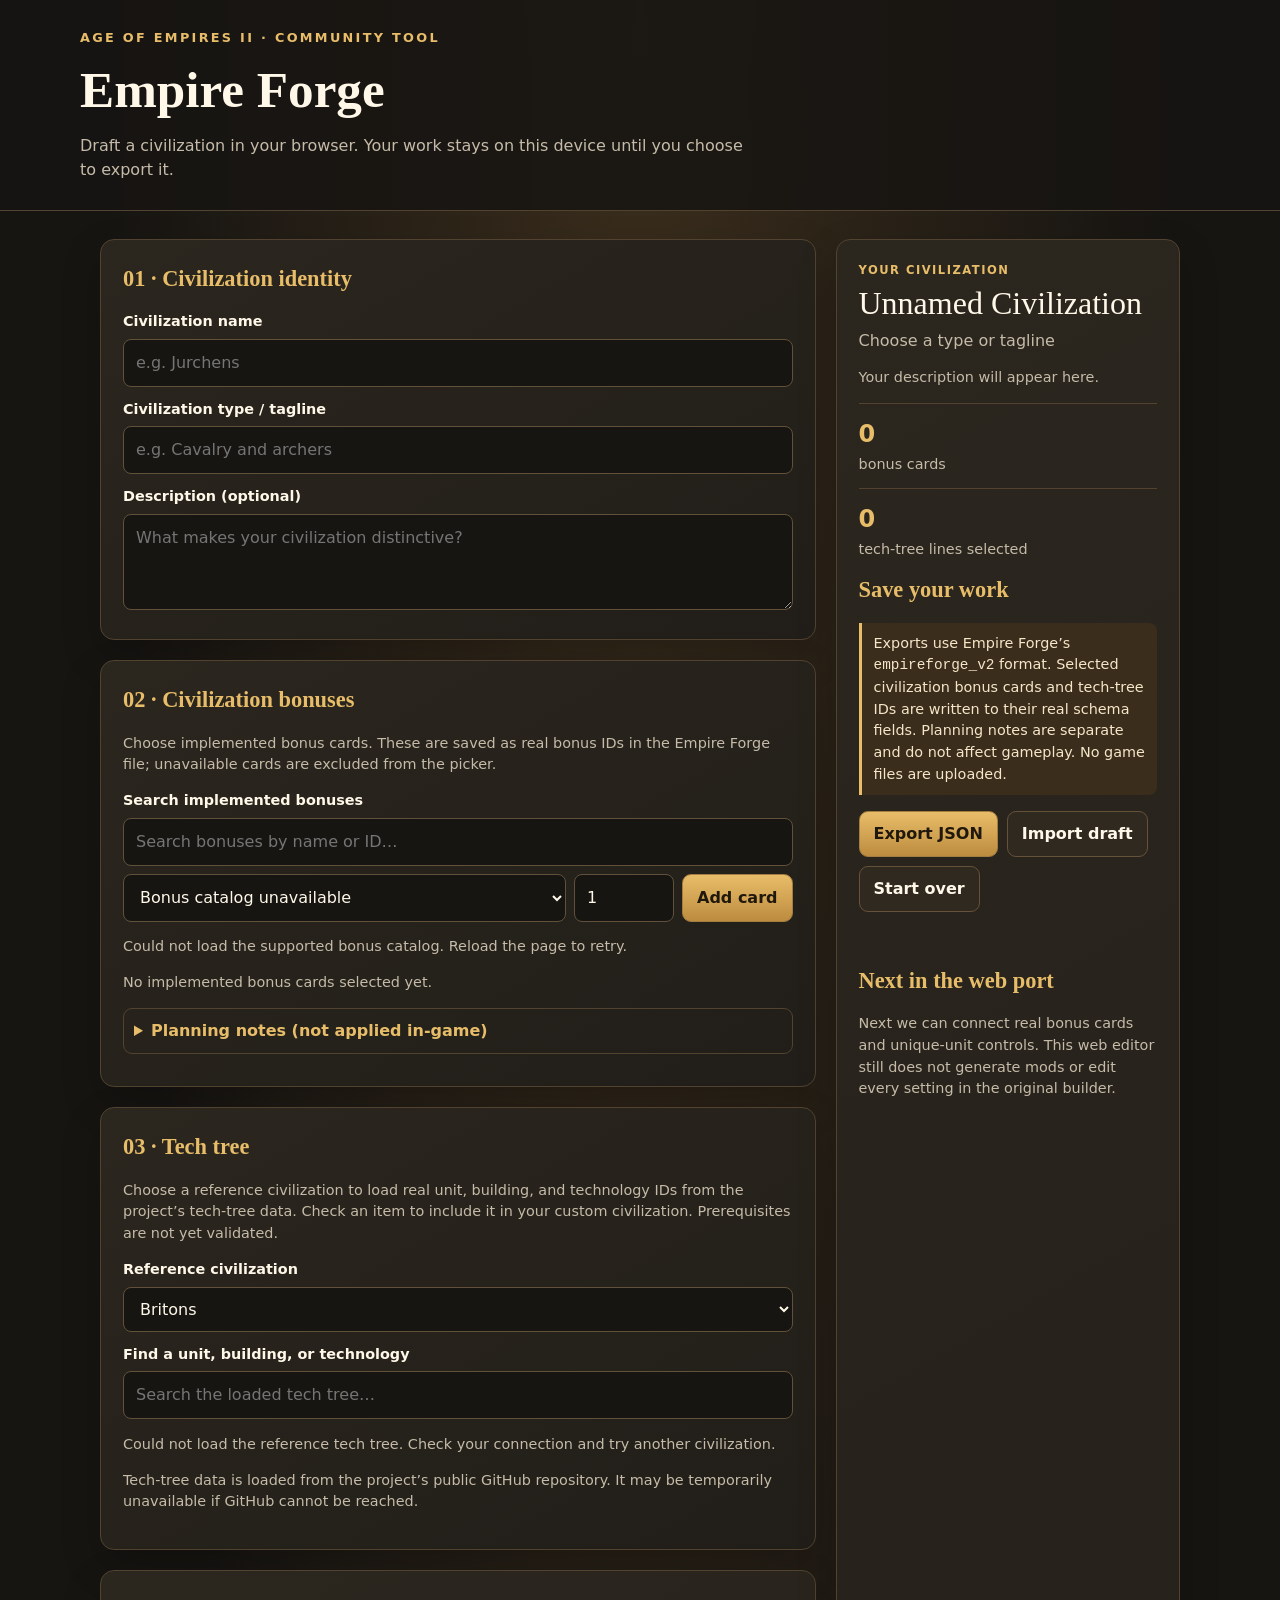
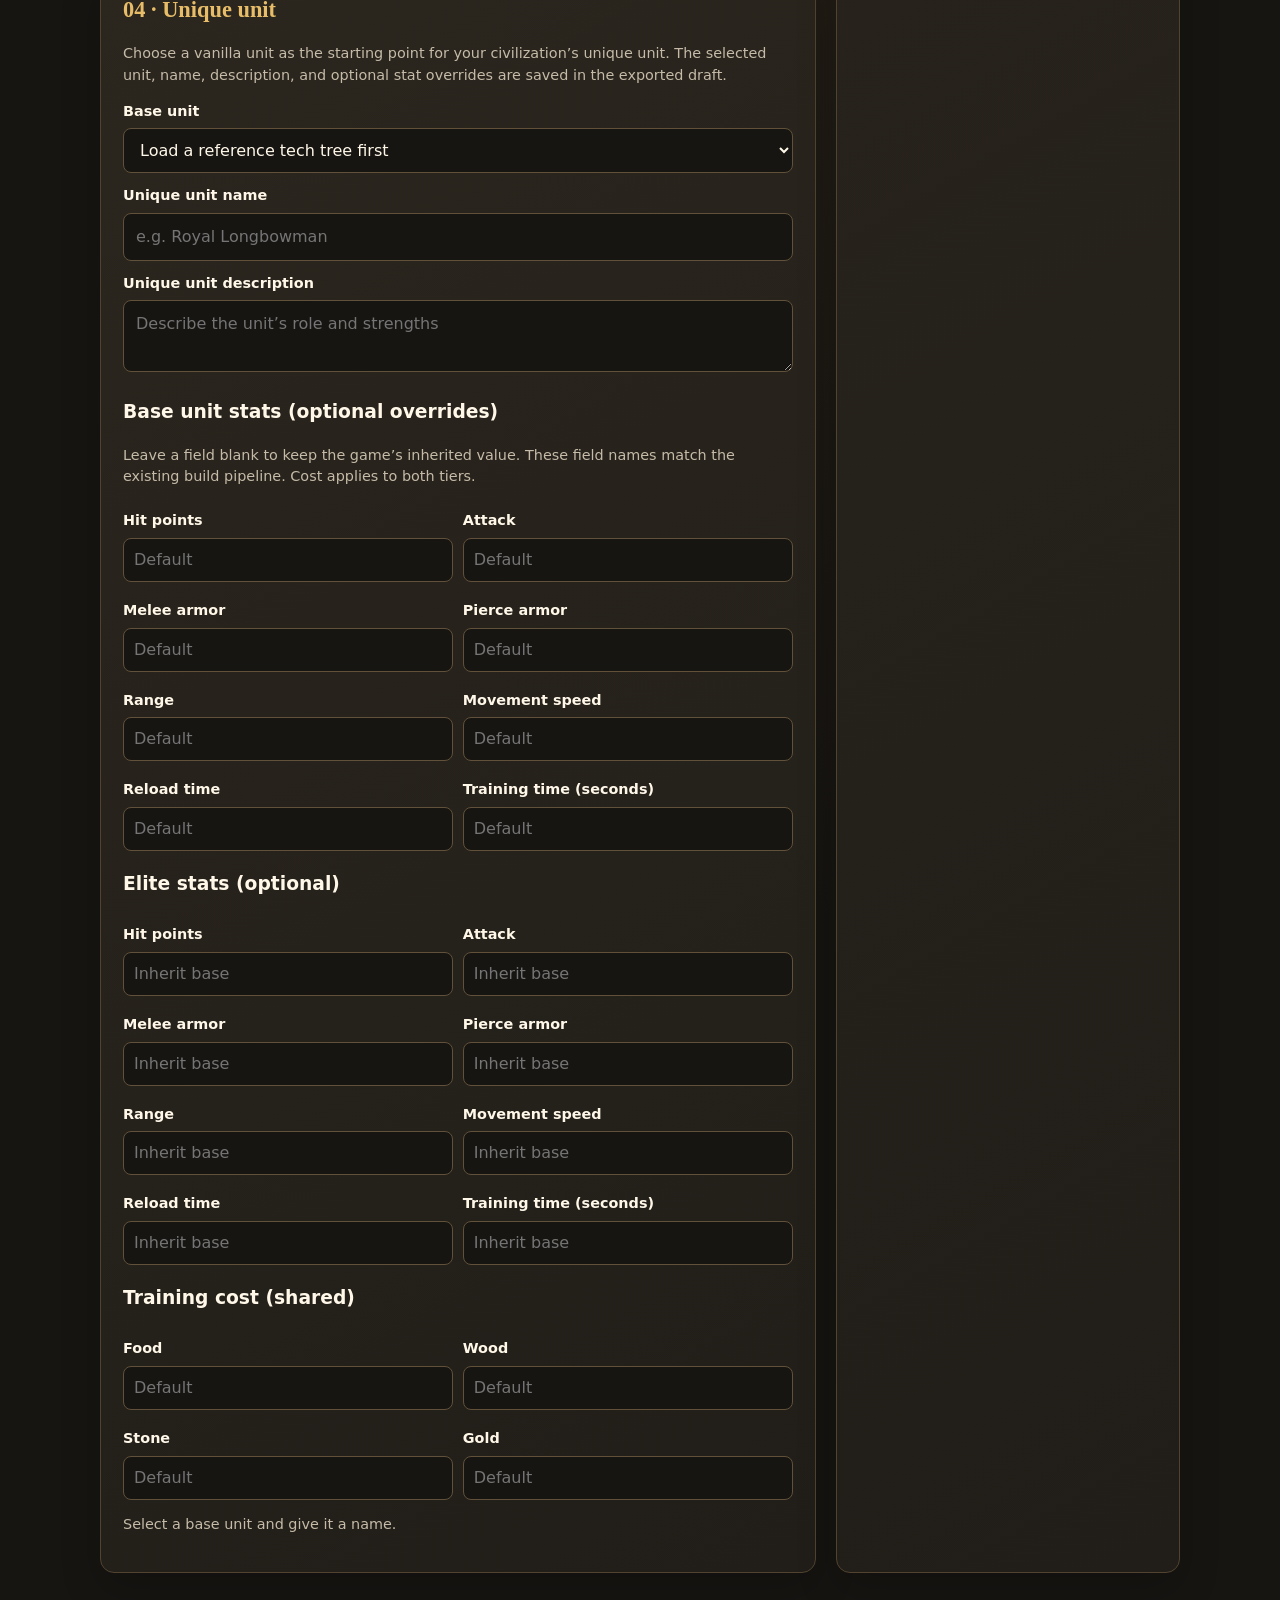
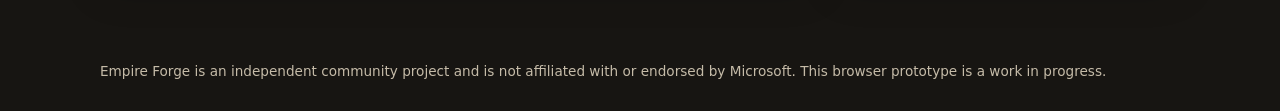
<file: web/index.html>
<!doctype html>
<html lang="en">
<head>
<meta charset="utf-8">
<meta name="viewport" content="width=device-width, initial-scale=1">
<meta name="description" content="Draft an Age of Empires II custom civilization in your browser and export your work as JSON.">
<title>Empire Forge — Browser Editor</title>
<style>
:root{color-scheme:dark;--bg:#171512;--panel:#242019;--panel2:#30291f;--line:#514330;--gold:#e8bd69;--muted:#c5bba8;--text:#fff8e9;--green:#9fbd82}
*{box-sizing:border-box}body{margin:0;background:radial-gradient(ellipse at top,#3a2d1c 0,#171512 58%);color:var(--text);font:16px/1.5 system-ui,-apple-system,Segoe UI,sans-serif}
header{padding:28px max(20px,calc((100% - 1120px)/2));border-bottom:1px solid var(--line);background:#171512d9}
.brand{color:var(--gold);font-size:.8rem;letter-spacing:.18em;text-transform:uppercase;font-weight:800}h1{margin:.3rem 0;font-family:Georgia,serif;font-size:clamp(2rem,5vw,3.2rem)}header p{color:var(--muted);max-width:680px;margin:0}
main{max-width:1120px;margin:28px auto;padding:0 20px 60px;display:grid;grid-template-columns:minmax(0,1.35fr) minmax(260px,.65fr);gap:20px}
.panel{background:linear-gradient(150deg,#2b261e,#211e19);border:1px solid var(--line);border-radius:14px;padding:22px;box-shadow:0 16px 40px #0003}.panel h2{font-family:Georgia,serif;color:var(--gold);margin:0 0 16px;font-size:1.4rem}.section{margin-bottom:20px}.section:last-child{margin-bottom:0}
label{display:block;font-weight:650;font-size:.9rem;margin:12px 0 6px}input,textarea,select{width:100%;border:1px solid #62513a;background:#171512;color:var(--text);border-radius:8px;padding:11px 12px;font:inherit}.uu-stats{display:grid;grid-template-columns:repeat(2,minmax(0,1fr));gap:10px}.uu-stats .stat-field{min-width:0}.uu-stats label{margin-top:8px}.uu-stats input{padding:9px 10px}textarea{resize:vertical}input:focus,textarea:focus,select:focus,button:focus-visible{outline:2px solid var(--gold);outline-offset:2px}
small,.muted{color:var(--muted)}.muted{font-size:.9rem}.bonus-row{display:flex;gap:8px;margin-top:8px}.bonus-row input{min-width:0}.bonus-row button{flex:0 0 auto}.checks{display:grid;grid-template-columns:repeat(2,minmax(0,1fr));gap:8px}.tree-group{border:1px solid var(--line);border-radius:9px;margin:10px 0;padding:10px}.tree-group summary{font-weight:750;color:var(--gold);cursor:pointer}.tree-item{display:flex;align-items:flex-start;gap:8px;border:1px solid #4b3d2b;border-radius:8px;padding:8px;background:#17151288}.tree-item input{width:auto;margin-top:5px;accent-color:var(--gold)}.tree-item label{margin:0;font-weight:500}.tree-id{display:block;color:var(--muted);font-size:.75rem}.check{display:flex;align-items:center;gap:9px;border:1px solid #4b3d2b;border-radius:8px;padding:9px;background:#17151288}.check input{width:auto;accent-color:var(--gold)}.check label{margin:0;font-weight:500}
button{border:1px solid #a47e40;background:linear-gradient(#e8bd69,#bd8c3f);color:#21180d;border-radius:9px;padding:10px 14px;font:inherit;font-weight:750;cursor:pointer}button.secondary{background:#30291f;color:var(--text);border-color:#665239}button.danger{background:#39231d;color:#ffd9ca;border-color:#7c4432}.actions{display:flex;flex-wrap:wrap;gap:9px;margin-top:16px}.preview-name{font-family:Georgia,serif;font-size:2rem;overflow-wrap:anywhere}.eyebrow{font-size:.72rem;text-transform:uppercase;letter-spacing:.13em;color:var(--gold);font-weight:800}.preview-tag{color:var(--muted);margin-top:2px}.stat{border-top:1px solid var(--line);padding:12px 0}.stat strong{display:block;font-size:1.5rem;color:var(--gold)}.notice{border-left:3px solid var(--gold);padding:10px 12px;background:#3a2d1b;border-radius:0 8px 8px 0;color:#f5e6c9;font-size:.9rem}.status{min-height:1.5em;color:var(--green);font-size:.9rem;margin-top:10px}footer{max-width:1120px;margin:auto;padding:0 20px 30px;color:var(--muted);font-size:.85rem}
@media(max-width:780px){main{grid-template-columns:1fr}.checks{grid-template-columns:1fr 1fr}}@media(max-width:430px){.checks{grid-template-columns:1fr}.panel{padding:16px}}
</style>
</head>
<body>
<header>
  <div class="brand">Age of Empires II · Community tool</div>
  <h1>Empire Forge</h1>
  <p>Draft a civilization in your browser. Your work stays on this device until you choose to export it.</p>
</header>
<main>
  <div class="column">
    <section class="panel section" aria-labelledby="identity-heading">
      <h2 id="identity-heading">01 · Civilization identity</h2>
      <label for="civ-name">Civilization name</label>
      <input id="civ-name" maxlength="40" placeholder="e.g. Jurchens" autocomplete="off">
      <label for="civ-tagline">Civilization type / tagline</label>
      <input id="civ-tagline" maxlength="30" placeholder="e.g. Cavalry and archers" autocomplete="off">
      <label for="civ-description">Description (optional)</label>
      <textarea id="civ-description" rows="3" maxlength="400" placeholder="What makes your civilization distinctive?"></textarea>
    </section>
    <section class="panel section" aria-labelledby="bonus-heading">
      <h2 id="bonus-heading">02 · Civilization bonuses</h2>
      <p class="muted">Choose implemented bonus cards. These are saved as real bonus IDs in the Empire Forge file; unavailable cards are excluded from the picker.</p>
      <label for="bonus-search">Search implemented bonuses</label>
      <input id="bonus-search" type="search" placeholder="Search bonuses by name or ID…" autocomplete="off">
      <div class="bonus-row"><select id="bonus-choice" aria-label="Available civilization bonus"><option value="">Loading bonus catalog…</option></select><input id="bonus-multiplier" type="number" min="1" max="10" step="1" value="1" aria-label="Bonus multiplier" style="max-width:100px"><button type="button" id="add-bonus">Add card</button></div>
      <p id="bonus-status" class="muted" role="status" aria-live="polite">Loading supported bonus cards from the project catalog…</p>
      <div id="bonus-cards"></div>
      <details class="tree-group"><summary>Planning notes (not applied in-game)</summary><p class="muted">Keep ideas here that you haven’t converted to a supported bonus card yet.</p><div id="bonuses"></div><div class="actions"><button type="button" id="add-bonus-idea">+ Add planning note</button></div></details>
    </section>
    <section class="panel section" aria-labelledby="tree-heading">
      <h2 id="tree-heading">03 · Tech tree</h2>
      <p class="muted">Choose a reference civilization to load real unit, building, and technology IDs from the project’s tech-tree data. Check an item to include it in your custom civilization. Prerequisites are not yet validated.</p>
      <label for="base-civ">Reference civilization</label>
      <select id="base-civ" aria-describedby="tree-status"></select>
      <label for="tree-search">Find a unit, building, or technology</label>
      <input id="tree-search" type="search" placeholder="Search the loaded tech tree…" autocomplete="off">
      <p id="tree-status" class="muted" role="status" aria-live="polite">Loading reference tech tree…</p>
      <div id="tech-tree"></div>
    </section>
    <section class="panel section" aria-labelledby="unique-unit-heading">
      <h2 id="unique-unit-heading">04 · Unique unit</h2>
      <p class="muted">Choose a vanilla unit as the starting point for your civilization’s unique unit. The selected unit, name, description, and optional stat overrides are saved in the exported draft.</p>
      <label for="uu-base">Base unit</label>
      <select id="uu-base"><option value="">Load a reference tech tree first</option></select>
      <label for="uu-name">Unique unit name</label>
      <input id="uu-name" maxlength="60" placeholder="e.g. Royal Longbowman" autocomplete="off">
      <label for="uu-description">Unique unit description</label>
      <textarea id="uu-description" rows="2" maxlength="240" placeholder="Describe the unit’s role and strengths"></textarea>
      <h3>Base unit stats (optional overrides)</h3>
      <p class="muted">Leave a field blank to keep the game’s inherited value. These field names match the existing build pipeline. Cost applies to both tiers.</p>
      <div class="uu-stats">
        <div class="stat-field"><label for="uu-hp-base">Hit points</label><input id="uu-hp-base" data-uu-override="hp_base" type="number" min="1" max="99999" step="1" placeholder="Default"></div>
        <div class="stat-field"><label for="uu-attack-base">Attack</label><input id="uu-attack-base" data-uu-override="attack_base" type="number" min="0" max="9999" step="1" placeholder="Default"></div>
        <div class="stat-field"><label for="uu-melee-base">Melee armor</label><input id="uu-melee-base" data-uu-override="melee_base" type="number" min="0" max="999" step="1" placeholder="Default"></div>
        <div class="stat-field"><label for="uu-pierce-base">Pierce armor</label><input id="uu-pierce-base" data-uu-override="pierce_base" type="number" min="0" max="999" step="1" placeholder="Default"></div>
        <div class="stat-field"><label for="uu-range-base">Range</label><input id="uu-range-base" data-uu-override="range_base" type="number" min="0" max="99" step="0.1" placeholder="Default"></div>
        <div class="stat-field"><label for="uu-speed-base">Movement speed</label><input id="uu-speed-base" data-uu-override="speed_base" type="number" min="0.01" max="99" step="0.05" placeholder="Default"></div>
        <div class="stat-field"><label for="uu-reload-base">Reload time</label><input id="uu-reload-base" data-uu-override="reload_base" type="number" min="0.01" max="999" step="0.1" placeholder="Default"></div>
        <div class="stat-field"><label for="uu-train-base">Training time (seconds)</label><input id="uu-train-base" data-uu-override="train_base" type="number" min="1" max="9999" step="1" placeholder="Default"></div>
      </div>
      <h3>Elite stats (optional)</h3>
      <div class="uu-stats">
        <div class="stat-field"><label for="uu-hp-elite">Hit points</label><input id="uu-hp-elite" data-uu-override="hp_elite" type="number" min="1" max="99999" step="1" placeholder="Inherit base"></div>
        <div class="stat-field"><label for="uu-attack-elite">Attack</label><input id="uu-attack-elite" data-uu-override="attack_elite" type="number" min="0" max="9999" step="1" placeholder="Inherit base"></div>
        <div class="stat-field"><label for="uu-melee-elite">Melee armor</label><input id="uu-melee-elite" data-uu-override="melee_elite" type="number" min="0" max="999" step="1" placeholder="Inherit base"></div>
        <div class="stat-field"><label for="uu-pierce-elite">Pierce armor</label><input id="uu-pierce-elite" data-uu-override="pierce_elite" type="number" min="0" max="999" step="1" placeholder="Inherit base"></div>
        <div class="stat-field"><label for="uu-range-elite">Range</label><input id="uu-range-elite" data-uu-override="range_elite" type="number" min="0" max="99" step="0.1" placeholder="Inherit base"></div>
        <div class="stat-field"><label for="uu-speed-elite">Movement speed</label><input id="uu-speed-elite" data-uu-override="speed_elite" type="number" min="0.01" max="99" step="0.05" placeholder="Inherit base"></div>
        <div class="stat-field"><label for="uu-reload-elite">Reload time</label><input id="uu-reload-elite" data-uu-override="reload_elite" type="number" min="0.01" max="999" step="0.1" placeholder="Inherit base"></div>
        <div class="stat-field"><label for="uu-train-elite">Training time (seconds)</label><input id="uu-train-elite" data-uu-override="train_elite" type="number" min="1" max="9999" step="1" placeholder="Inherit base"></div>
      </div>
      <h3>Training cost (shared)</h3>
      <div class="uu-stats">
        <div class="stat-field"><label for="uu-cost-food">Food</label><input id="uu-cost-food" data-uu-override="cost_food" type="number" min="0" max="99999" step="1" placeholder="Default"></div>
        <div class="stat-field"><label for="uu-cost-wood">Wood</label><input id="uu-cost-wood" data-uu-override="cost_wood" type="number" min="0" max="99999" step="1" placeholder="Default"></div>
        <div class="stat-field"><label for="uu-cost-stone">Stone</label><input id="uu-cost-stone" data-uu-override="cost_stone" type="number" min="0" max="99999" step="1" placeholder="Default"></div>
        <div class="stat-field"><label for="uu-cost-gold">Gold</label><input id="uu-cost-gold" data-uu-override="cost_gold" type="number" min="0" max="99999" step="1" placeholder="Default"></div>
      </div>
      <p id="uu-status" class="muted" role="status" aria-live="polite">Select a base unit and give it a name.</p>
    </section>
  </div>
  <aside class="panel" aria-labelledby="preview-heading">
    <div class="eyebrow">Your civilization</div>
    <div class="preview-name" id="preview-name">Unnamed Civilization</div>
    <div class="preview-tag" id="preview-tag">Choose a type or tagline</div>
    <p id="preview-description" class="muted">Your description will appear here.</p>
    <div class="stat"><strong id="bonus-count">0</strong><span class="muted">bonus cards</span></div>
    <div class="stat"><strong id="tree-count">0</strong><span class="muted">tech-tree lines selected</span></div>
    <div class="section">
      <h2 id="save-heading">Save your work</h2>
      <div class="notice">Exports use Empire Forge’s <code>empireforge_v2</code> format. Selected civilization bonus cards and tech-tree IDs are written to their real schema fields. Planning notes are separate and do not affect gameplay. No game files are uploaded.</div>
      <div class="actions">
        <button type="button" id="export">Export JSON</button>
        <button type="button" class="secondary" id="import">Import draft</button>
        <input type="file" id="import-file" accept=".json,application/json" hidden>
        <button type="button" class="secondary" id="reset">Start over</button>
      </div>
      <div class="status" id="status" role="status" aria-live="polite"></div>
    </div>
    <div class="section">
      <h2>Next in the web port</h2>
      <p class="muted">Next we can connect real bonus cards and unique-unit controls. This web editor still does not generate mods or edit every setting in the original builder.</p>
    </div>
  </aside>
</main>
<footer>Empire Forge is an independent community project and is not affiliated with or endorsed by Microsoft. This browser prototype is a work in progress.</footer>
<script>
(() => {
  const $ = id => document.getElementById(id);
  const civIds = ["ACHAEMENIDS","ARMENIANS","ATHENIANS","AZTECS","BENGALIS","BERBERS","BOHEMIANS","BRITONS","BULGARIANS","BURGUNDIANS","BURMESE","BYZANTINES","CELTS","CHINESE","CUMANS","DRAVIDIANS","ETHIOPIANS","FRANKS","GEORGIANS","GOTHS","GURJARAS","HUNS","INCAS","INDIANS","ITALIANS","JAPANESE","JURCHENS","KHITANS","KHMER","KOREANS","LITHUANIANS","MACEDONIANS","MAGYAR","MALAY","MALIANS","MAPUCHE","MAYANS","MONGOLS","MUISCA","PERSIANS","POLES","PORTUGUESE","PURU","ROMANS","SARACENS","SHU","SICILIANS","SLAVS","SPANISH","SPARTANS","TATARS","TEUTONS","THRACIANS","TUPI","TURKS","VIETNAMESE","VIKINGS","WEI","WU"];
  const fields = ["civ-name","civ-tagline","civ-description"];
  let bonuses = [""];
  let selectedBonuses = [];
  let bonusCatalog = [];
  let treeSelection = {units: [], buildings: [], techs: []};
  let treeCatalog = {units: [], buildings: [], techs: []};
  const treeLabels = {units:"Units", buildings:"Buildings", techs:"Technologies"};
  const escapeHtml = value => String(value).replace(/[&<>"']/g, c => ({"&":"&amp;","<":"&lt;",">":"&gt;",'"':"&quot;","'":"&#39;"}[c]));
  const prettyCiv = id => id.toLowerCase().replace(/\b[a-z]/g, c => c.toUpperCase());
  function renderBonusIdeas() {
    $("bonuses").innerHTML = bonuses.map((bonus,i) =>
      '<div class="bonus-row"><input aria-label="Bonus idea '+(i+1)+'" data-bonus="'+i+'" maxlength="180" placeholder="e.g. Archers move 10% faster" value="'+escapeHtml(bonus)+'">'+
      (bonuses.length>1?'<button class="danger" type="button" data-remove="'+i+'" aria-label="Remove bonus '+(i+1)+'">×</button>':'')+'</div>'
    ).join("");
    $("bonuses").querySelectorAll("[data-bonus]").forEach(input => input.addEventListener("input", e => {bonuses[+e.target.dataset.bonus]=e.target.value; updatePreview();}));
    $("bonuses").querySelectorAll("[data-remove]").forEach(button => button.addEventListener("click", () => {bonuses.splice(+button.dataset.remove,1);renderBonusIdeas();updatePreview();}));
  }
  function renderBonusCards() {
    const query=$("bonus-search").value.trim().toLocaleLowerCase();
    const selected=new Set(selectedBonuses.map(b=>Number(b.id)));
    const available=bonusCatalog.filter(b=>!selected.has(b.id)&&(b.name.toLocaleLowerCase().includes(query)||String(b.id).includes(query)));
    $("bonus-choice").innerHTML='<option value="">Choose a bonus card…</option>'+available.slice(0,250).map(b=>'<option value="'+b.id+'">'+escapeHtml(b.name)+' (ID '+b.id+')</option>').join("");
    $("bonus-status").textContent=bonusCatalog.length ? bonusCatalog.length+" supported bonus cards available · "+selectedBonuses.length+" selected." : "Bonus catalog could not be loaded. Check your connection and try again.";
    $("bonus-cards").innerHTML=selectedBonuses.map((b,i)=>{
      const item=bonusCatalog.find(x=>x.id===Number(b.id));
      return '<div class="bonus-row"><div style="flex:1;min-width:0">'+escapeHtml(item?item.name:"Bonus #"+b.id)+'<span class="tree-id">ID '+b.id+'</span></div><label style="margin:0;max-width:100px">Multiplier<input type="number" min="1" max="10" step="1" value="'+Math.max(1,Math.min(10,Number(b.multiplier)||1))+'" data-bonus-multiplier="'+i+'"></label><button class="danger" type="button" data-remove-card="'+i+'" aria-label="Remove bonus card">×</button></div>';
    }).join("")||'<p class="muted">No implemented bonus cards selected yet.</p>';
    $("bonus-cards").querySelectorAll("[data-bonus-multiplier]").forEach(input=>input.addEventListener("change",()=>{const i=Number(input.dataset.bonusMultiplier);selectedBonuses[i].multiplier=Math.max(1,Math.min(10,Math.round(Number(input.value)||1)));renderBonusCards();updatePreview();}));
    $("bonus-cards").querySelectorAll("[data-remove-card]").forEach(button=>button.addEventListener("click",()=>{selectedBonuses.splice(Number(button.dataset.removeCard),1);renderBonusCards();updatePreview();}));
  }
  async function loadBonusCatalog() {
    const base="https://raw.githubusercontent.com/Bob28282/AgeOfForges/main/";
    try {
      const [namesResponse,catalogResponse]=await Promise.all([fetch(base+"bonus_names.json"),fetch(base+"bonus_catalog_raw.json")]);
      if(!namesResponse.ok||!catalogResponse.ok)throw new Error("catalog fetch failed");
      const [names,catalog]=await Promise.all([namesResponse.json(),catalogResponse.json()]);
      const supported=new Set([...Object.entries(catalog.civ||{}).filter(([,v])=>Array.isArray(v)&&v.length).map(([id])=>Number(id)),...Object.entries(catalog.ec_list||{}).filter(([,v])=>Array.isArray(v)&&v.length).map(([id])=>Number(id))]);
      bonusCatalog=Object.entries(names).map(([id,name])=>({id:Number(id),name:String(name)})).filter(b=>supported.has(b.id)&&![51,333].includes(b.id)).sort((a,b)=>a.name.localeCompare(b.name));
      renderBonusCards();
    } catch(error) {
      $("bonus-status").textContent="Could not load the supported bonus catalog. Reload the page to retry.";
      $("bonus-choice").innerHTML='<option value="">Bonus catalog unavailable</option>';
    }
  }
  function renderTree() {
    const query=$("tree-search").value.trim().toLocaleLowerCase();
    const groups=["units","buildings","techs"].map(kind=>{
      const visible=treeCatalog[kind].filter(item=>item.name.toLocaleLowerCase().includes(query)||String(item.id).includes(query));
      const selected=new Set(treeSelection[kind]);
      const items=visible.map(item=>{
        const id="tree-"+kind+"-"+item.id;
        return '<div class="tree-item"><input type="checkbox" id="'+id+'" data-kind="'+kind+'" data-node-id="'+item.id+'" '+(selected.has(item.id)?"checked":"")+'><label for="'+id+'">'+escapeHtml(item.name)+'<span class="tree-id">ID '+item.id+' · '+escapeHtml(item.ageLabel)+'</span></label></div>';
      }).join("");
      return '<details class="tree-group" '+(kind==="units"?"open":"")+'><summary>'+treeLabels[kind]+' ('+visible.length+(query?' matching':' total')+')</summary><div class="checks">'+(items||'<p class="muted">No matching items.</p>')+'</div></details>';
    });
    $("tech-tree").innerHTML=groups.join("");
    $("tech-tree").querySelectorAll('input[type="checkbox"]').forEach(input=>input.addEventListener("change",()=>{
      const kind=input.dataset.kind, id=Number(input.dataset.nodeId), values=new Set(treeSelection[kind]);
      if(input.checked)values.add(id);else values.delete(id);
      treeSelection[kind]=Array.from(values).sort((a,b)=>a-b);
      updatePreview();
    }));
  }
  async function loadCivTree(civId, preserveSelection=false) {
    $("tree-status").textContent="Loading "+prettyCiv(civId)+" tech tree…";
    $("tech-tree").innerHTML="";
    try {
      const response=await fetch("https://raw.githubusercontent.com/Bob28282/AgeOfForges/main/CivTechTrees/"+encodeURIComponent(civId)+".json");
      if(!response.ok)throw new Error("HTTP "+response.status);
      const data=await response.json();
      const rows=[...(data.civ_techs_units||[]),...(data.civ_techs_buildings||[])];
      const unique={units:new Map(),buildings:new Map(),techs:new Map()};
      for(const node of rows) {
        const status=node["Node Status"];
        const available=status==="ResearchedCompleted"||status==="ResearchRequired";
        const nodeType=node["Node Type"], useType=node["Use Type"];
        let kind=null, id=Number(node["Node ID"]), name=String(node.Name||"Unnamed item");
        if(useType==="Unit" && ["Unit","UnitUpgrade","UniqueUnit"].includes(nodeType))kind="units";
        else if(useType==="Building" && ["BuildingTech","BuildingNonTech"].includes(nodeType))kind="buildings";
        else if(useType==="Tech" && nodeType==="Research")kind="techs";
        if(!kind||!Number.isInteger(id)||id<0)continue;
        const previous=unique[kind].get(id);
        const item={id,name,available,ageLabel:["Dark Age","Feudal Age","Castle Age","Imperial Age"][Number(node["Age ID"])-1]||"Age unknown"};
        if(!previous||(!previous.available&&available))unique[kind].set(id,item);
      }
      treeCatalog={units:Array.from(unique.units.values()).sort((a,b)=>a.name.localeCompare(b.name)),buildings:Array.from(unique.buildings.values()).sort((a,b)=>a.name.localeCompare(b.name)),techs:Array.from(unique.techs.values()).sort((a,b)=>a.name.localeCompare(b.name))};
      if(!preserveSelection)treeSelection={
        units:treeCatalog.units.filter(item=>item.available).map(item=>item.id),
        buildings:treeCatalog.buildings.filter(item=>item.available).map(item=>item.id),
        techs:treeCatalog.techs.filter(item=>item.available).map(item=>item.id)
      };
      $("tree-status").textContent=prettyCiv(civId)+" loaded · "+treeCatalog.units.length+" units, "+treeCatalog.buildings.length+" buildings, "+treeCatalog.techs.length+" technologies. Selected items are saved as real IDs.";
      renderTree();renderUniqueUnitOptions($("uu-base").dataset.importedId||null);$("uu-base").dataset.importedId="";updatePreview();
    } catch(error) {
      $("tree-status").textContent="Could not load the reference tech tree. Check your connection and try another civilization.";
      $("tech-tree").innerHTML='<p class="muted">Tech-tree data is loaded from the project’s public GitHub repository. It may be temporarily unavailable if GitHub cannot be reached.</p>';
    }
  }
  function getDraft() {
    // Match the repository's civ_schema.py empireforge_v2 shape. Only identity
    // fields are real builder settings here; notes remain explicitly separate.
    return {
      format: "empireforge_v2",
      schema_version: 2,
      _draftVer: 4,
      alias: $("civ-name").value.trim(),
      tagline: $("civ-tagline").value.trim(),
      description: $("civ-description").value.trim(),
      share_description: $("civ-description").value.trim(),
      architecture: 2,
      language: 0,
      wonder_model: -1,
      castle_model: -1,
      wonder: -1,
      castle: -1,
      emblem: "",
      hero_unit: null,
      unique_unit: { km_idx: null, vanilla_id: $("uu-base").value === "" ? null : Number($("uu-base").value), name: $("uu-name").value.trim(), description: $("uu-description").value.trim(), overrides: getUUOverrides(), advanced_flags: {} },
      second_uu: null,
      bonuses: selectedBonuses.map(b=>({id:Number(b.id),multiplier:Number(b.multiplier)||1})),
      custom_bonuses: [],
      team_bonuses: [],
      custom_team_bonuses: [],
      castle_ut: { mode: "vanilla", vanilla_km_idx: null, name: "", description: "", cost: {food:0,wood:0,stone:0,gold:0}, time: 0, effects: [], custom_bonuses: [] },
      imperial_ut: { mode: "vanilla", vanilla_km_idx: null, name: "", description: "", cost: {food:0,wood:0,stone:0,gold:0}, time: 0, effects: [], custom_bonuses: [] },
      tree: { units: [...treeSelection.units], buildings: [...treeSelection.buildings], techs: [...treeSelection.techs] },
      long_range_ship: null,
      long_range_ship_elite: true,
      starting_scout: null,
      monk_skin: null,
      unit_overrides: [],
      button_moves: [],
      free_techs: [],
      monastery_skin_building: null,
      browser_notes: {
        format: "empire-forge-browser-notes",
        bonus_ideas: bonuses.map(v=>v.trim()).filter(Boolean),
        tech_tree_ids: { units: [...treeSelection.units], buildings: [...treeSelection.buildings], techs: [...treeSelection.techs] }
      }
    };
  }
  function getUUOverrides() {
    const overrides={};
    document.querySelectorAll("[data-uu-override]").forEach(input=>{
      if(input.value.trim()==="")return;
      const value=input.valueAsNumber;
      if(Number.isFinite(value)&&input.validity.valid)overrides[input.dataset.uuOverride]=value;
    });
    return overrides;
  }
  function setUUOverrides(overrides) {
    document.querySelectorAll("[data-uu-override]").forEach(input=>{
      const value=overrides&&overrides[input.dataset.uuOverride];
      input.value=value===undefined||value===null?"":String(value);
    });
  }
  function renderUniqueUnitOptions(selectedId=null) {
    const select=$("uu-base");
    const previous=selectedId===null?select.value:String(selectedId);
    const units=treeCatalog.units;
    select.innerHTML='<option value="">Choose a base unit…</option>'+units.map(item=>'<option value="'+item.id+'">'+escapeHtml(item.name)+' (ID '+item.id+')</option>').join("");
    if(previous && units.some(item=>String(item.id)===String(previous))) select.value=String(previous);
    $("uu-status").textContent=units.length ? "Choose a base unit. Blank stat fields keep inherited values." : "Load a reference tech tree first.";
  }
  function updatePreview() {
    $("preview-name").textContent = $("civ-name").value.trim() || "Unnamed Civilization";
    $("preview-tag").textContent = $("civ-tagline").value.trim() || "Choose a type or tagline";
    $("preview-description").textContent = $("civ-description").value.trim() || "Your description will appear here.";
    $("bonus-count").textContent = selectedBonuses.length;
    $("tree-count").textContent = treeSelection.units.length + treeSelection.buildings.length + treeSelection.techs.length;
  }
  fields.forEach(id => $(id).addEventListener("input",updatePreview));
  $("add-bonus").addEventListener("click",()=>{const id=Number($("bonus-choice").value),multiplier=Number($("bonus-multiplier").value)||1;if(!Number.isInteger(id)||!bonusCatalog.some(b=>b.id===id)){$("bonus-status").textContent="Choose a bonus card first.";return;}if(selectedBonuses.some(b=>b.id===id)){$("bonus-status").textContent="That bonus card is already selected.";return;}selectedBonuses.push({id,multiplier:Math.max(1,Math.min(10,Math.round(multiplier)))});renderBonusCards();updatePreview();});
  $("add-bonus-idea").addEventListener("click",()=>{if(bonuses.length>=20){$("status").textContent="You can add up to 20 planning notes.";return;}bonuses.push("");renderBonusIdeas();updatePreview();$("bonuses").lastElementChild.querySelector("input").focus();});
  $("bonus-search").addEventListener("input",renderBonusCards);
  $("export").addEventListener("click",()=>{
    const draft=getDraft();
    if(!draft.alias){$("status").textContent="Please enter a civilization name before exporting."; $("civ-name").focus();return;}
    const blob=new Blob([JSON.stringify(draft,null,2)+"\n"],{type:"application/json"});
    const url=URL.createObjectURL(blob), a=document.createElement("a");
    a.href=url;a.download=draft.alias.toLowerCase().replace(/[^a-z0-9]+/g,"-").replace(/^-|-$/g,"")+".civbuilder.json";
    document.body.appendChild(a);a.click();a.remove();URL.revokeObjectURL(url);
    $("status").textContent="Empire Forge-format file exported. Selected bonus cards and tech-tree IDs are included; planning notes are not applied in-game.";
  });
  $("import").addEventListener("click",()=>$("import-file").click());
  $("import-file").addEventListener("change",async e=>{
    const file=e.target.files&&e.target.files[0];if(!file)return;
    try {
      const data=JSON.parse(await file.text());
      if(data.format==="empire-forge-browser-draft" && data.format_version===1 && data.identity) {
        $("civ-name").value=String(data.identity.name||"").slice(0,40);
        $("civ-tagline").value=String(data.identity.tagline||"").slice(0,30);
        $("civ-description").value=String(data.identity.description||"").slice(0,400);
        bonuses=Array.isArray(data.bonus_ideas)?data.bonus_ideas.slice(0,20).map(v=>String(v).slice(0,180)):[ "" ];
        selectedBonuses=[];
        treeSelection={units:[],buildings:[],techs:[]};
        renderBonusIdeas();renderBonusCards();loadCivTree($("base-civ").value,true);updatePreview();$("status").textContent="Older browser draft imported. Its old tech-tree notes cannot be converted automatically to real IDs.";
      } else if(data.format==="empireforge_v2" && data.schema_version===2) {
        $("civ-name").value=String(data.alias||"").slice(0,40);
        $("civ-tagline").value=String(data.tagline||"").slice(0,30);
        $("civ-description").value=String(data.share_description||data.description||"").slice(0,400);
        const notes=data.browser_notes && data.browser_notes.format==="empire-forge-browser-notes" ? data.browser_notes : {};
        bonuses=Array.isArray(notes.bonus_ideas)?notes.bonus_ideas.slice(0,20).map(v=>String(v).slice(0,180)):[ "" ];
        selectedBonuses=Array.isArray(data.bonuses)?data.bonuses.filter(b=>b&&Number.isInteger(Number(b.id))).map(b=>({id:Number(b.id),multiplier:Math.max(1,Math.min(10,Math.round(Number(b.multiplier)||1)))})):[];
        renderBonusCards();
        treeSelection={units:Array.isArray(data.tree?.units)?data.tree.units.filter(Number.isInteger):[],buildings:Array.isArray(data.tree?.buildings)?data.tree.buildings.filter(Number.isInteger):[],techs:Array.isArray(data.tree?.techs)?data.tree.techs.filter(Number.isInteger):[]};
        $("uu-base").dataset.importedId=data.unique_unit?.vanilla_id==null?"":String(data.unique_unit.vanilla_id);
        $("uu-name").value=String(data.unique_unit?.name||"").slice(0,60);
        $("uu-description").value=String(data.unique_unit?.description||"").slice(0,240);
        setUUOverrides(data.unique_unit?.overrides||{});
        renderBonusIdeas();loadCivTree($("base-civ").value,true);updatePreview();$("status").textContent="Empire Forge civilization file imported. Tech-tree IDs restored; bonus ideas are restored only when browser-editor notes are present.";
      } else {
        $("status").textContent="This file format isn't supported yet. Import an Empire Forge empireforge_v2 file or a browser draft.";
      }
    } catch(err) {$("status").textContent="Couldn't read that file as valid JSON.";}
    e.target.value="";
  });
  $("reset").addEventListener("click",()=>{
    if(!confirm("Clear this draft from the page? Exported files will not be affected."))return;
    fields.forEach(id=>$(id).value="");$("uu-base").value="";$("uu-name").value="";$("uu-description").value="";setUUOverrides({});bonuses=[""];selectedBonuses=[];treeSelection={units:[],buildings:[],techs:[]};
    renderBonusIdeas();loadCivTree($("base-civ").value,false);updatePreview();$("status").textContent="New blank draft started.";
  });
  const civSelect=$("base-civ");
  civSelect.innerHTML=civIds.map(id=>'<option value="'+id+'">'+escapeHtml(prettyCiv(id))+'</option>').join("");
  civSelect.value="BRITONS";
  civSelect.addEventListener("change",()=>loadCivTree(civSelect.value,false));
  $("tree-search").addEventListener("input",renderTree);
  $("uu-base").addEventListener("change",()=>{const unit=treeCatalog.units.find(item=>String(item.id)===$("uu-base").value);if(unit&&!$("uu-name").value.trim())$("uu-name").value=unit.name+" (Elite)";});
  $("uu-name").addEventListener("input",()=>{});
  $("uu-description").addEventListener("input",()=>{});
  document.querySelectorAll("[data-uu-override]").forEach(input=>input.addEventListener("input",()=>{
    if(input.value!==""&&!input.validity.valid){$("uu-status").textContent="Check the stat value; it is outside the allowed range.";return;}
    $("uu-status").textContent=Object.keys(getUUOverrides()).length+" stat override(s) will be exported. Blank fields keep inherited values.";
  }));
  renderBonusIdeas();renderBonusCards();updatePreview();loadCivTree(civSelect.value,false);loadBonusCatalog();
})();
</script>
</body>
</html>
</file>
